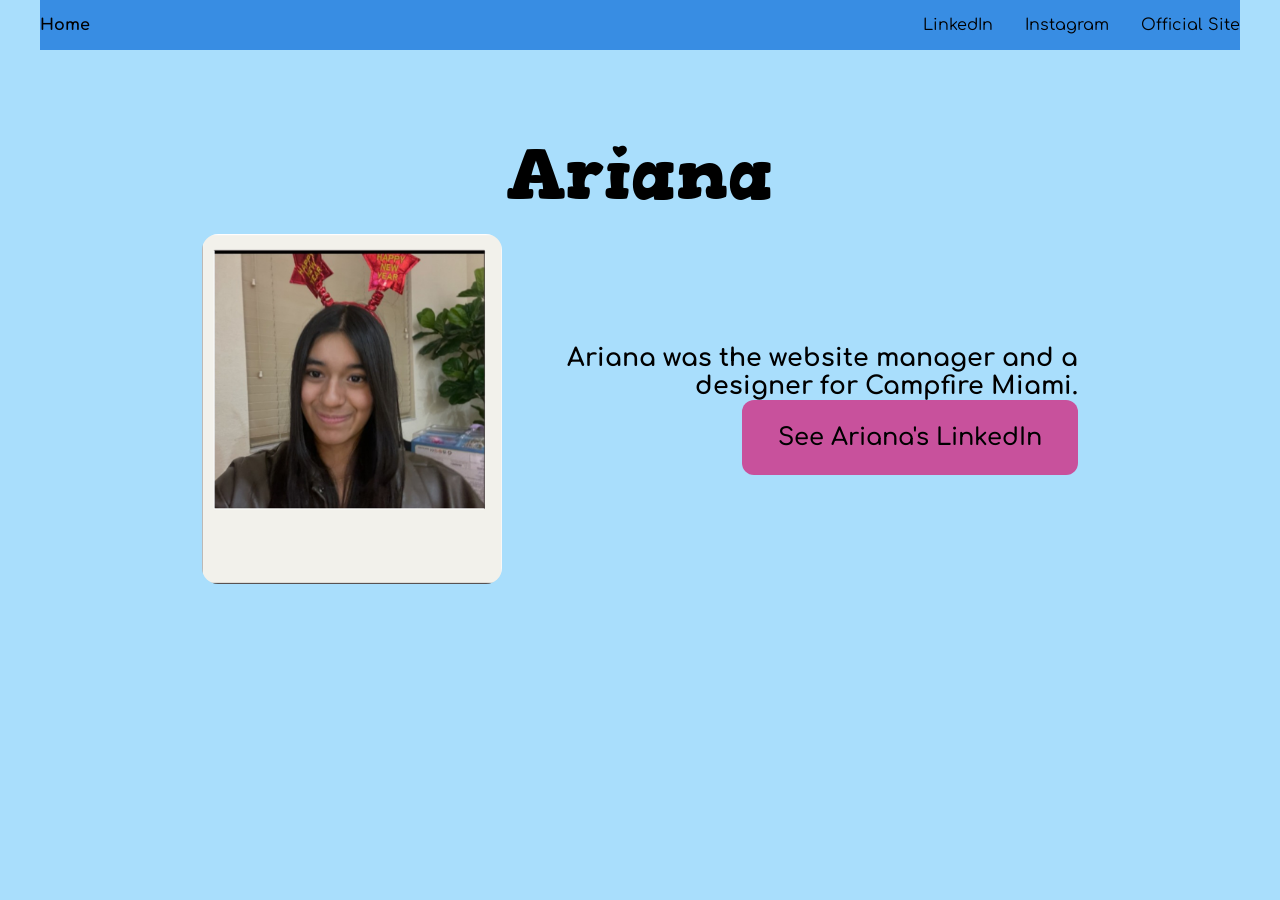
<file: ariana.html>
<!DOCTYPE html> 
<head>
    <title>Website Manager & Designer</title>
</head>

<body>
    <header>
        <nav>
            <ul>
                <li><a href="index.html">Home</a></li>
                <li><a href="https://www.linkedin.com/company/campfire-miami/">LinkedIn</a></li>
                <li><a href="https://www.instagram.com/campfiremiami?igsh=Z2hzejEwNTczNzVm">Instagram</a></li>
                <li><a href="https://campfire.hackclub.com/miami">Official Site</a></li>
                <link rel="stylesheet" href="style.css">
            </ul>
        </nav>
        <div class="text-container1">
            <h1>Ariana</h1>
        </div>

        <div class="flex-container7">
            <img height="350px" width="300px" src="Arii 1.png" alt="Ariana's headshot">
            <div class="text-container4">
                <p>Ariana was the website manager and a designer for Campfire Miami.</p>
                <a href="https://www.linkedin.com/in/ariana-zambrano-rivas-a7199631a/" class="cta-button secondary">See Ariana's LinkedIn</a>
            </div>
        </div>
    </header>

    
</body>



</html>
</file>
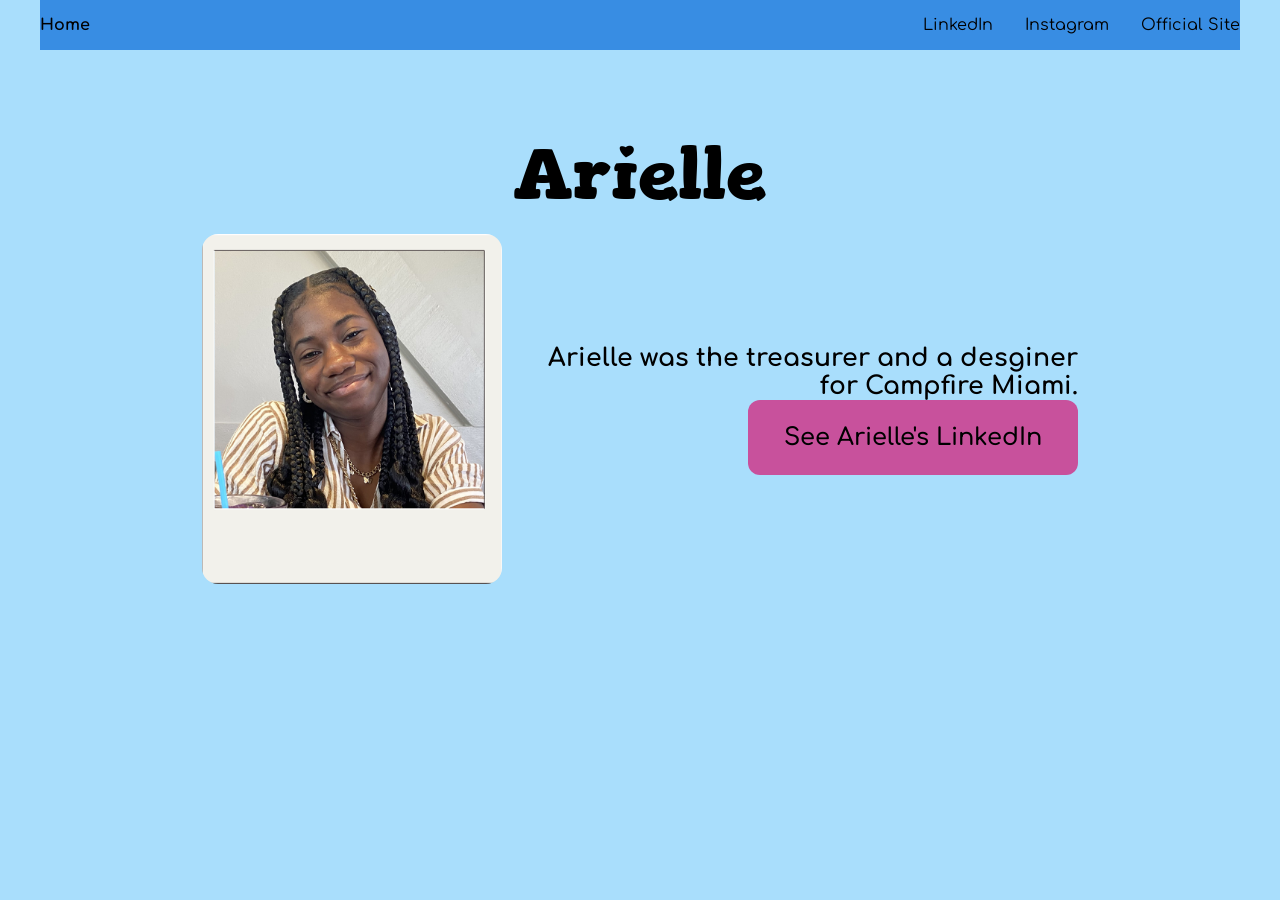
<file: arielle.html>
<!DOCTYPE html> 
<head>
    <title>Treasurer & Designer</title>
</head>

<body>
    <header>
        <nav>
            <ul>
                <li><a href="index.html">Home</a></li>
                <li><a href="https://www.linkedin.com/company/campfire-miami/">LinkedIn</a></li>
                <li><a href="https://www.instagram.com/campfiremiami?igsh=Z2hzejEwNTczNzVm">Instagram</a></li>
                <li><a href="https://campfire.hackclub.com/miami">Official Site</a></li>
                <link rel="stylesheet" href="style.css">
            </ul>
        </nav>
        <div class="text-container1">
            <h1>Arielle</h1>
        </div>

        <div class="flex-container7">
            <img height="350px" width="300px" src="arielle 1.png" alt="Arielle's headshot">
            <div class="text-container4">
                <p>Arielle was the treasurer and a desginer for Campfire Miami.</p>
                <a href="https://www.linkedin.com/in/arielle-joseph-87866a39a/" class="cta-button secondary">See Arielle's LinkedIn</a>
            </div>
        </div>
    </header>

    
</body>



</html>
</file>
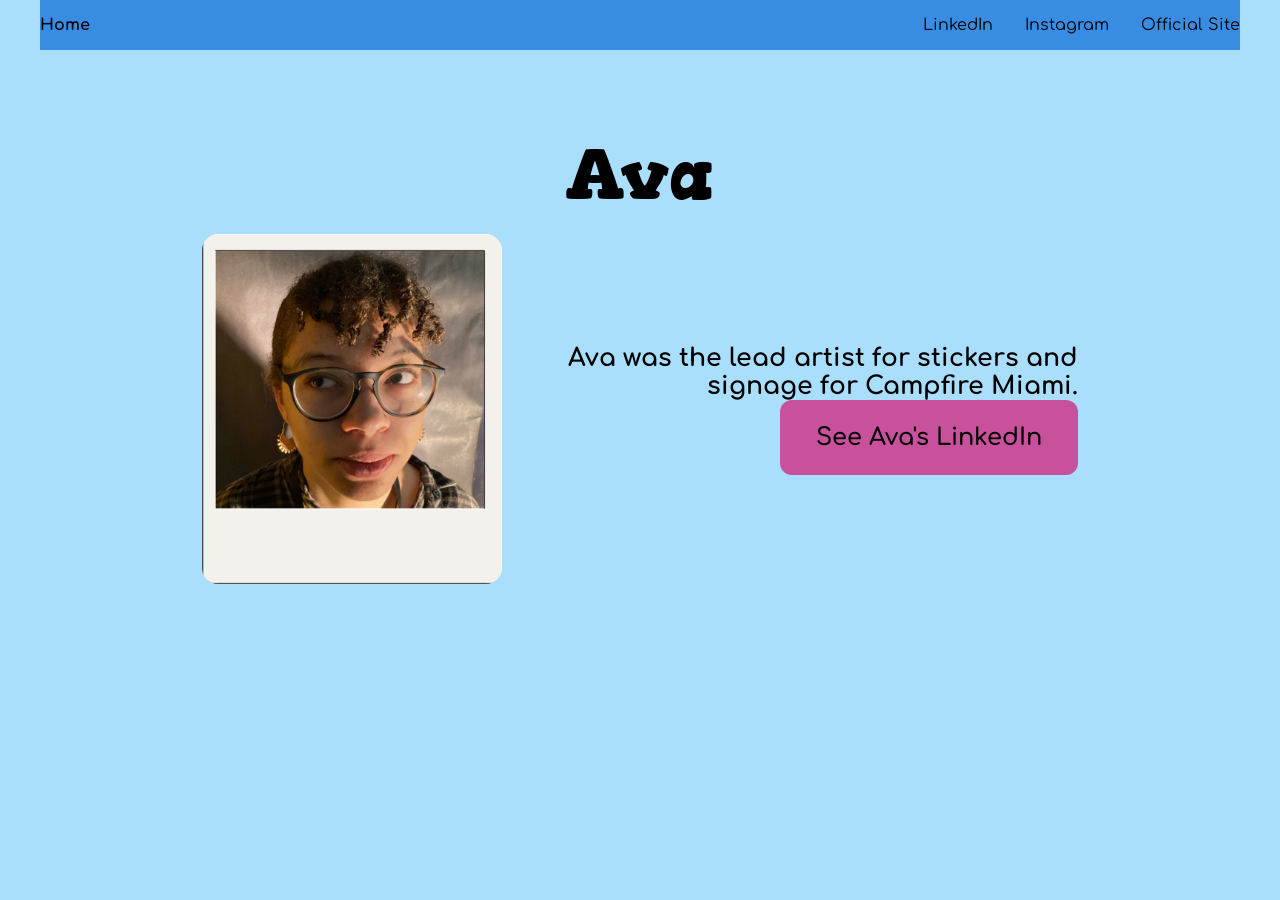
<file: ava.html>
<!DOCTYPE html> 
<head>
    <title>Designer</title>
</head>

<body>
    <header>
        <nav>
            <ul>
                <li><a href="index.html">Home</a></li>
                <li><a href="https://www.linkedin.com/company/campfire-miami/">LinkedIn</a></li>
                <li><a href="https://www.instagram.com/campfiremiami?igsh=Z2hzejEwNTczNzVm">Instagram</a></li>
                <li><a href="https://campfire.hackclub.com/miami">Official Site</a></li>
                <link rel="stylesheet" href="style.css">
            </ul>
        </nav>
        <div class="text-container1">
            <h1>Ava</h1>
        </div>

        <div class="flex-container7">
            <img height="350px" width="300px" src="Avaa 1.png" alt="Ava's headshot">
            <div class="text-container4">
                <p>Ava was the lead artist for stickers and signage for Campfire Miami.</p>
                <a href="https://www.linkedin.com/in/ava-bisset-42a139320/" class="cta-button secondary">See Ava's LinkedIn</a>
            </div>
        </div>
    </header>

    
</body>



</html>
</file>
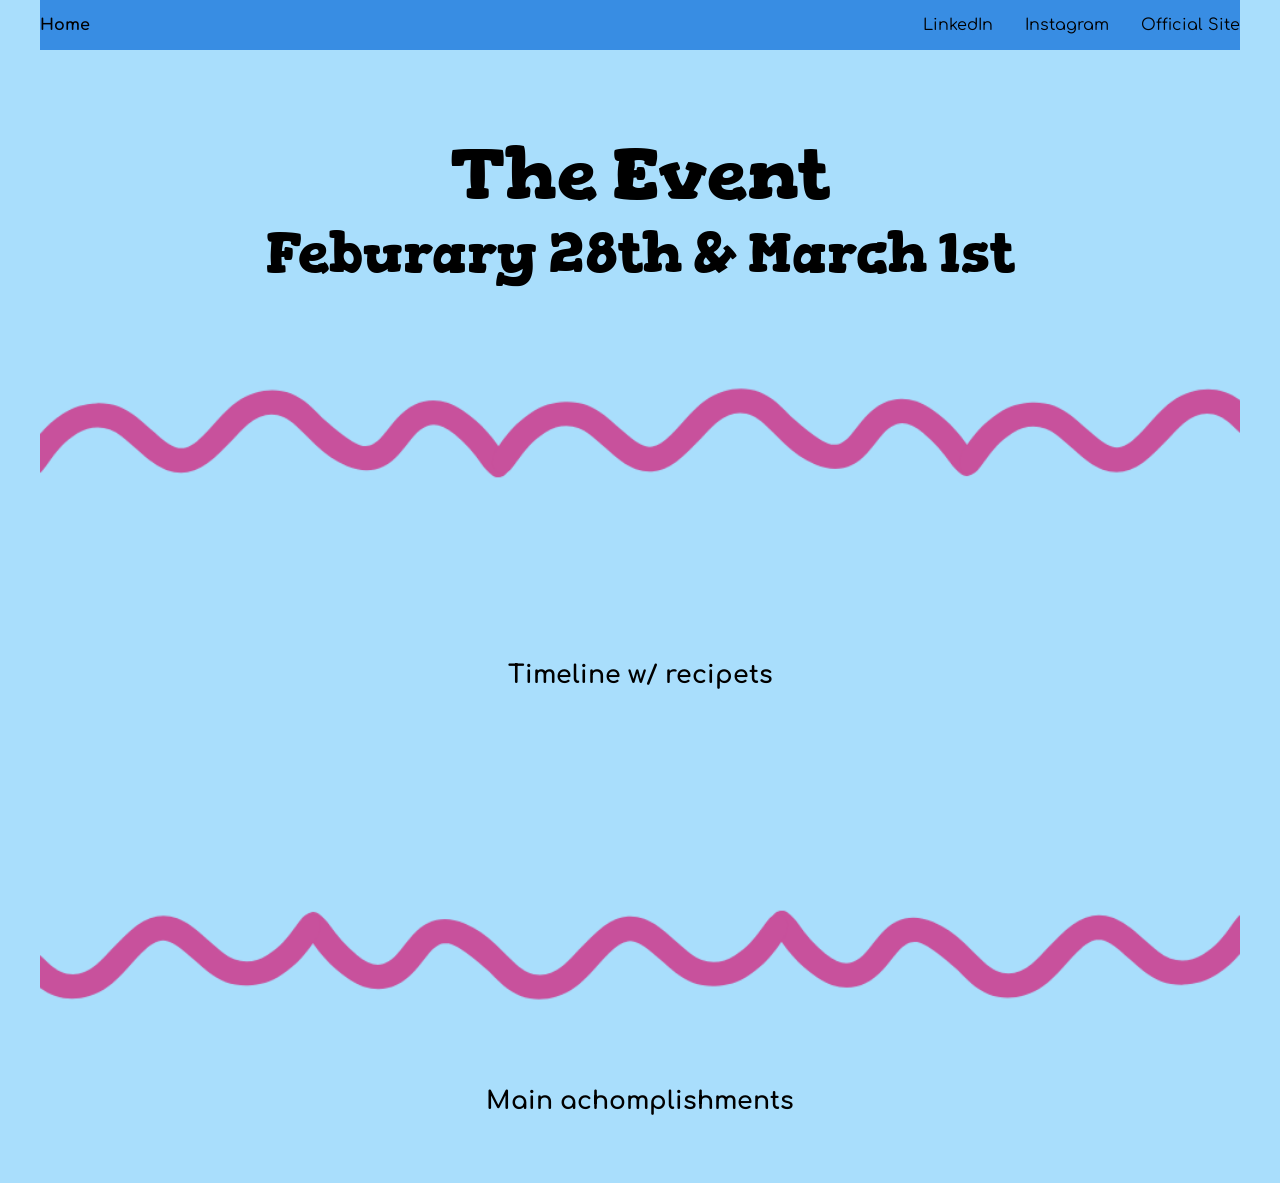
<file: challenge.html>
<!DOCTYPE html> 
<head>
    <title>The Event</title>
</head>

<body>
    <header>
        <nav>
            <ul>
                <li><a href="index.html">Home</a></li>
                <li><a href="https://www.linkedin.com/company/campfire-miami/">LinkedIn</a></li>
                <li><a href="https://www.instagram.com/campfiremiami?igsh=Z2hzejEwNTczNzVm">Instagram</a></li>
                <li><a href="https://campfire.hackclub.com/miami">Official Site</a></li>
                <link rel="stylesheet" href="style.css">
            </ul>
        </nav>
        <div class="text-container1">
            <h1>The Event</h1>
            <h2>Feburary 28th & March 1st</h2>
        </div>
        <div class="flex-container2">
            <img height="300px" width="1350px" src="pink-squiggle.png">
        </div>

        <div class="text-container2">
            <p>Timeline w/ recipets</p>            
        </div>

        <div class="flex-container3">
            <img height="300px" width="1350px" src="pink-squiggle.png">
        </div>

        <div class="text-container3">
            <p>Main achomplishments</p>
        </div>
    </header>
</body>



</html>
</file>
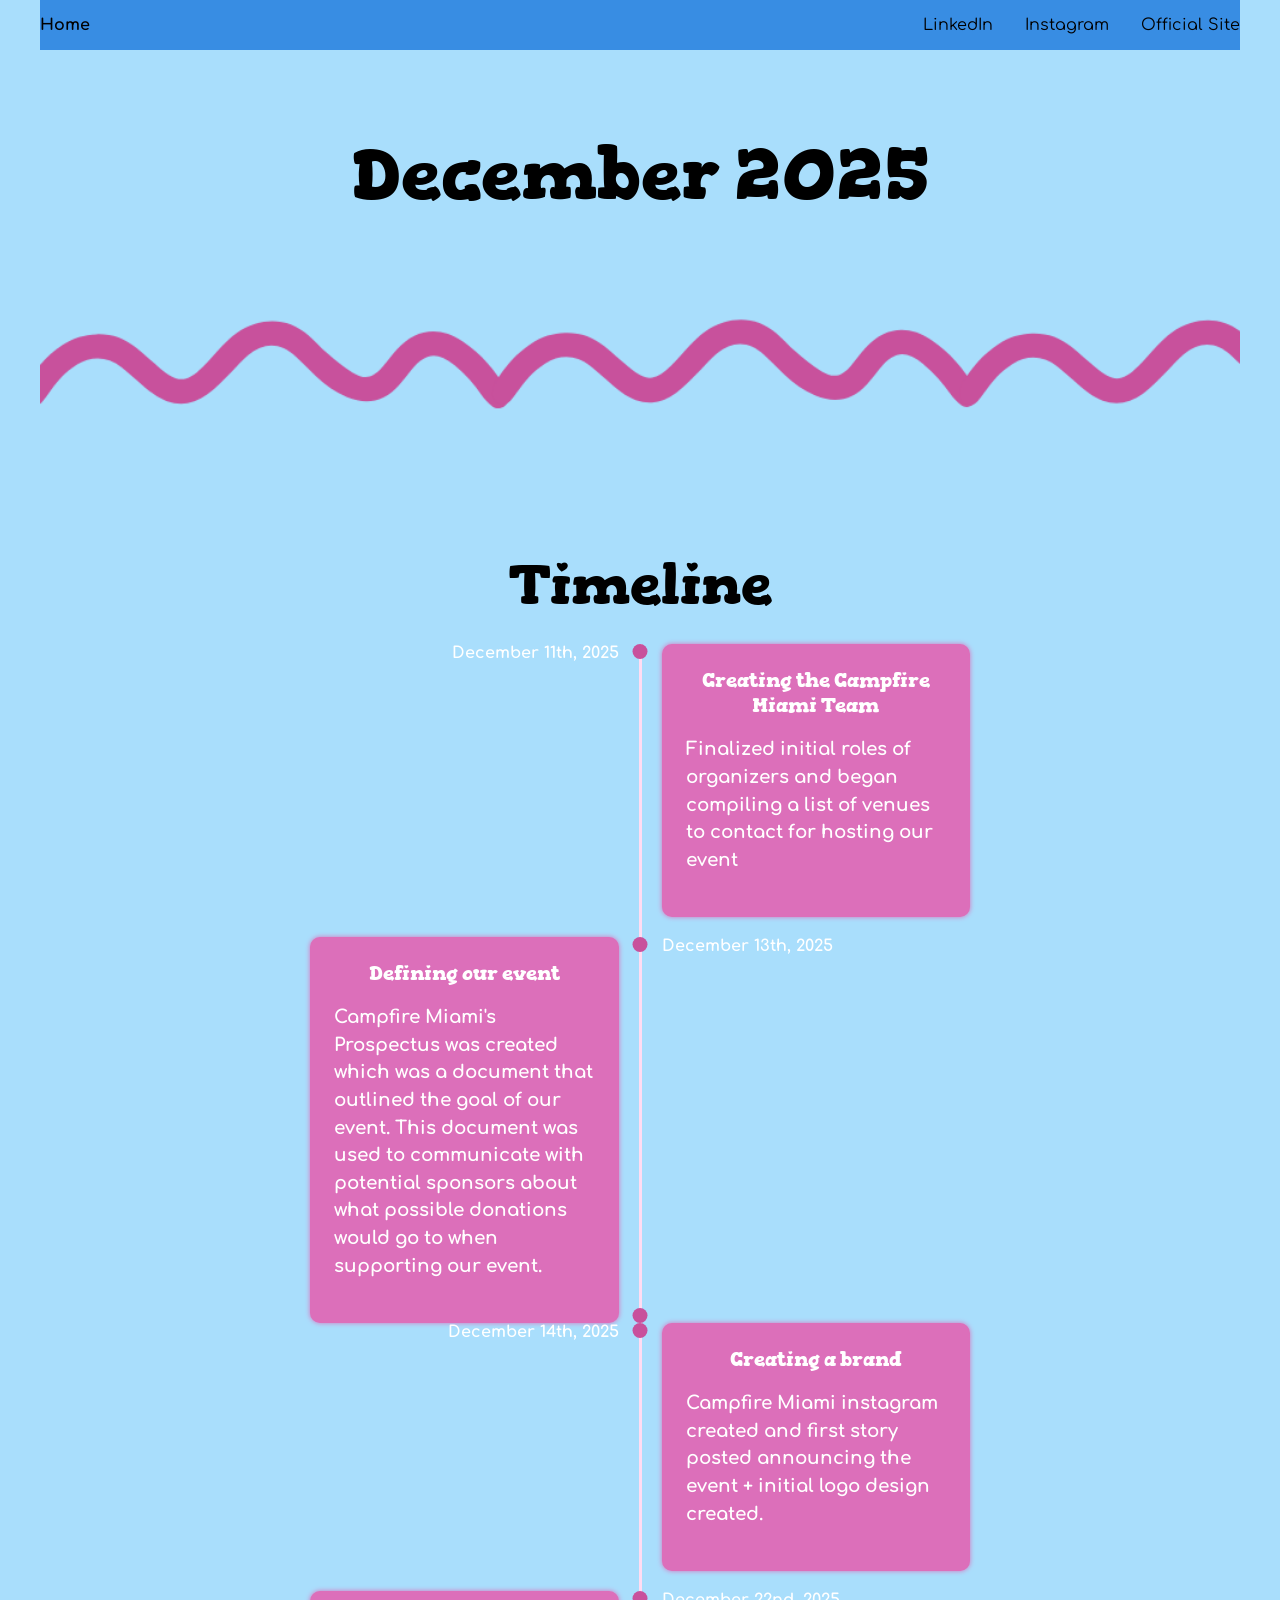
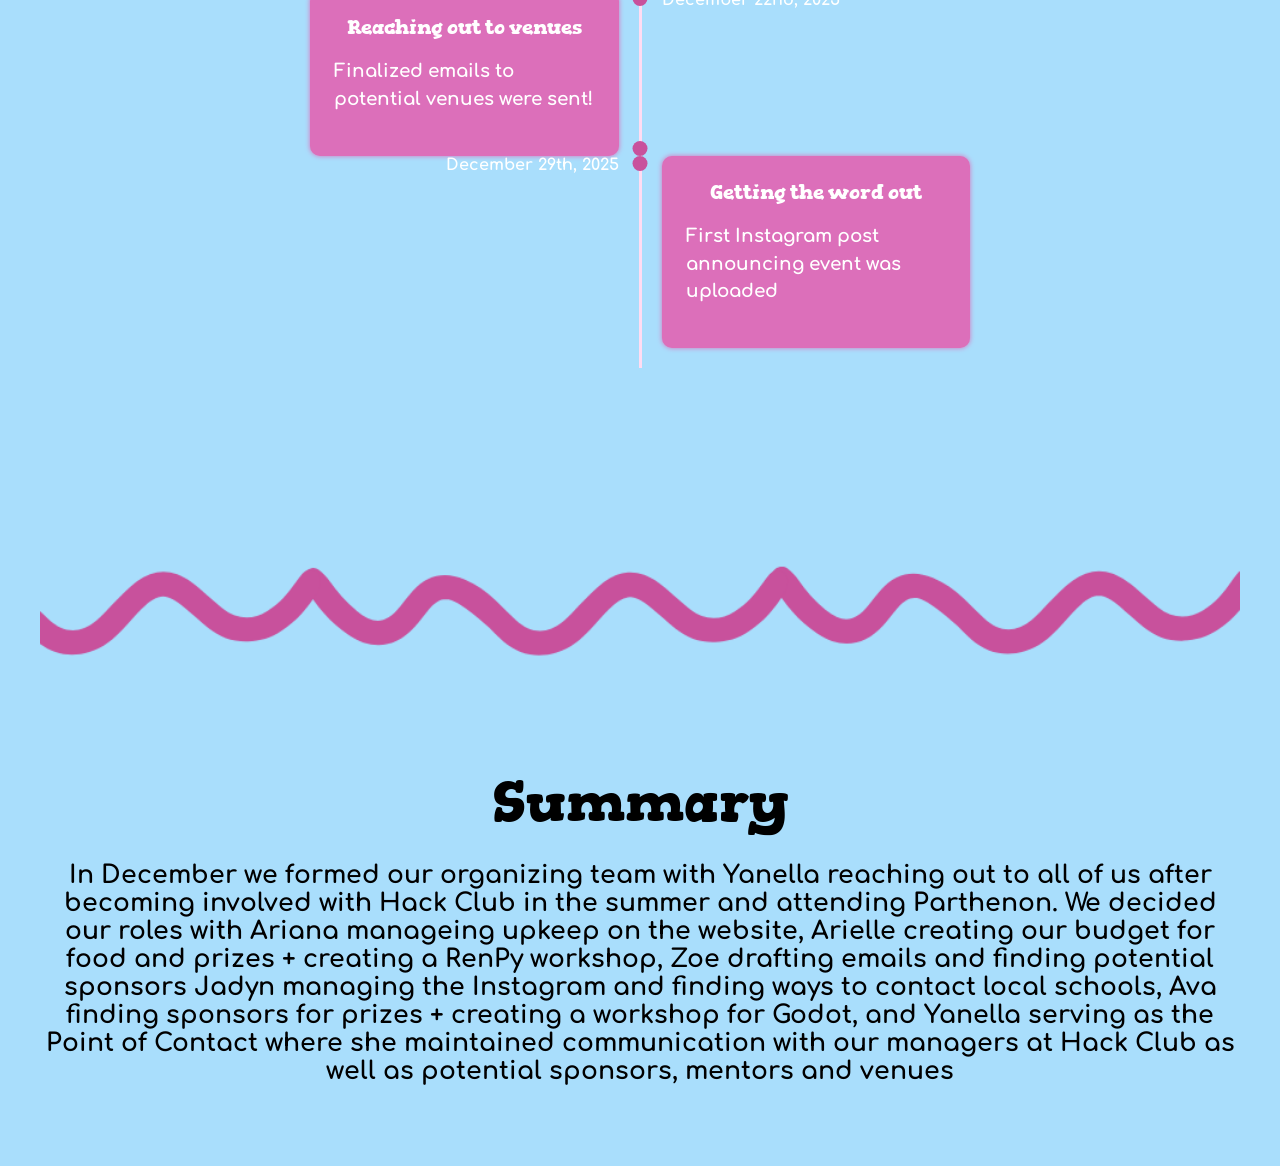
<file: dec.html>
<!DOCTYPE html> 
<head>
    <title>December</title>
</head>

<body>
    <header>
        <nav>
            <ul>
                <li><a href="index.html">Home</a></li>
                <li><a href="https://www.linkedin.com/company/campfire-miami/">LinkedIn</a></li>
                <li><a href="https://www.instagram.com/campfiremiami?igsh=Z2hzejEwNTczNzVm">Instagram</a></li>
                <li><a href="https://campfire.hackclub.com/miami">Official Site</a></li>
                <link rel="stylesheet" href="style.css">
            </ul>
        </nav>
        <div class="text-container1">
            <h1>December 2025</h1>
        </div>

        

        <div class="flex-container2">
            <img height="300px" width="1350px" src="pink-squiggle.png">
        </div>

        <h2>Timeline</h2>
        <div class="timeline">
            <div class="timeline_component image-Reveal">
                <div class= "timeline_date timeline_date--right"> December 11th, 2025 </div>
            </div>
            <div class="timeline_middle">
                <div class="timeline_point"></div>
            </div>
            <div class="timeline_component timeline_component--bg image-Reveal">
                <h2 class="timeline_title">Creating the Campfire Miami Team</h2>
                <p class="timeline_paragraph">
                    Finalized initial roles of 
                    organizers and began compiling a list of venues 
                    to contact for hosting our event 
                </p>
            </div>

            <div class="timeline_component timeline_component--bottom timeline_component--bg image-Reveal">
                <h2 class="timeline_title">Defining our event</h2>
                <p class="timeline_paragraph">
                    Campfire Miami's Prospectus was created which was a document that outlined the 
                    goal of our event. This document was used to communicate with 
                    potential sponsors about what possible donations would go to when 
                    supporting our event.
                </p>
            </div>
            <div class="timeline_middle">
                <div class="timeline_point"></div>
                <div class="timeline_point timeline_point--bottom"></div>
            </div>
            <div class="timeline_component timeline_component--bottom image-Reveal">
                <div class= "timeline_date timeline_date--left"> December 13th, 2025 </div>
            </div>

            <div class="timeline_component image-Reveal">
                <div class= "timeline_date timeline_date--right"> December 14th, 2025 </div>
            </div>
            <div class="timeline_middle image-Reveal">
                <div class="timeline_point"></div>
            </div>
            <div class="timeline_component timeline_component--bg image-Reveal">
                <h2 class="timeline_title">Creating a brand</h2>
                <p class="timeline_paragraph">
                    Campfire Miami instagram created and first story posted announcing 
                    the event + initial logo design created.
                </p>
            </div>

            <div class="timeline_component timeline_component--bottom timeline_component--bg image-Reveal">
                <h2 class="timeline_title">Reaching out to venues</h2>
                <p class="timeline_paragraph">
                    Finalized emails to potential venues were sent! 
                </p>
            </div>
            <div class="timeline_middle">
                <div class="timeline_point"></div>
                <div class="timeline_point timeline_point--bottom"></div>
            </div>
            <div class="timeline_component timeline_component--bottom image-Reveal">
                <div class= "timeline_date timeline_date--left"> December 22nd, 2025 </div>
            </div>

            <div class="timeline_component image-Reveal">
                <div class= "timeline_date timeline_date--right"> December 29th, 2025 </div>
            </div>
            <div class="timeline_middle">
                <div class="timeline_point"></div>
            </div>
            <div class="timeline_component timeline_component--bg image-Reveal">
                <h2 class="timeline_title">Getting the word out</h2>
                <p class="timeline_paragraph">
                    First Instagram post announcing event was uploaded 
                </p>
            </div>

        </div>

        <div class="flex-container3">
            <img height="300px" width="1350px" src="pink-squiggle.png">
        </div>

        <div class="text-container2">
            <h2>Summary</h2>
            <p>In December we formed our organizing team with Yanella reaching 
                out to all of us after becoming involved with Hack Club in the summer and attending Parthenon. 
                We decided our roles with 
                Ariana manageing upkeep on the website, 
                Arielle creating our budget for food and prizes + creating a RenPy workshop,
                Zoe drafting emails and finding potential sponsors
                Jadyn managing the Instagram and finding ways to contact local schools,
                Ava finding sponsors for prizes + creating a workshop for Godot,
                and Yanella serving as the Point of Contact where she maintained communication 
                with our managers at Hack Club as well as potential sponsors, mentors and venues
            </p>
        </div>        

        
    </header>
</body>



</html>
</file>
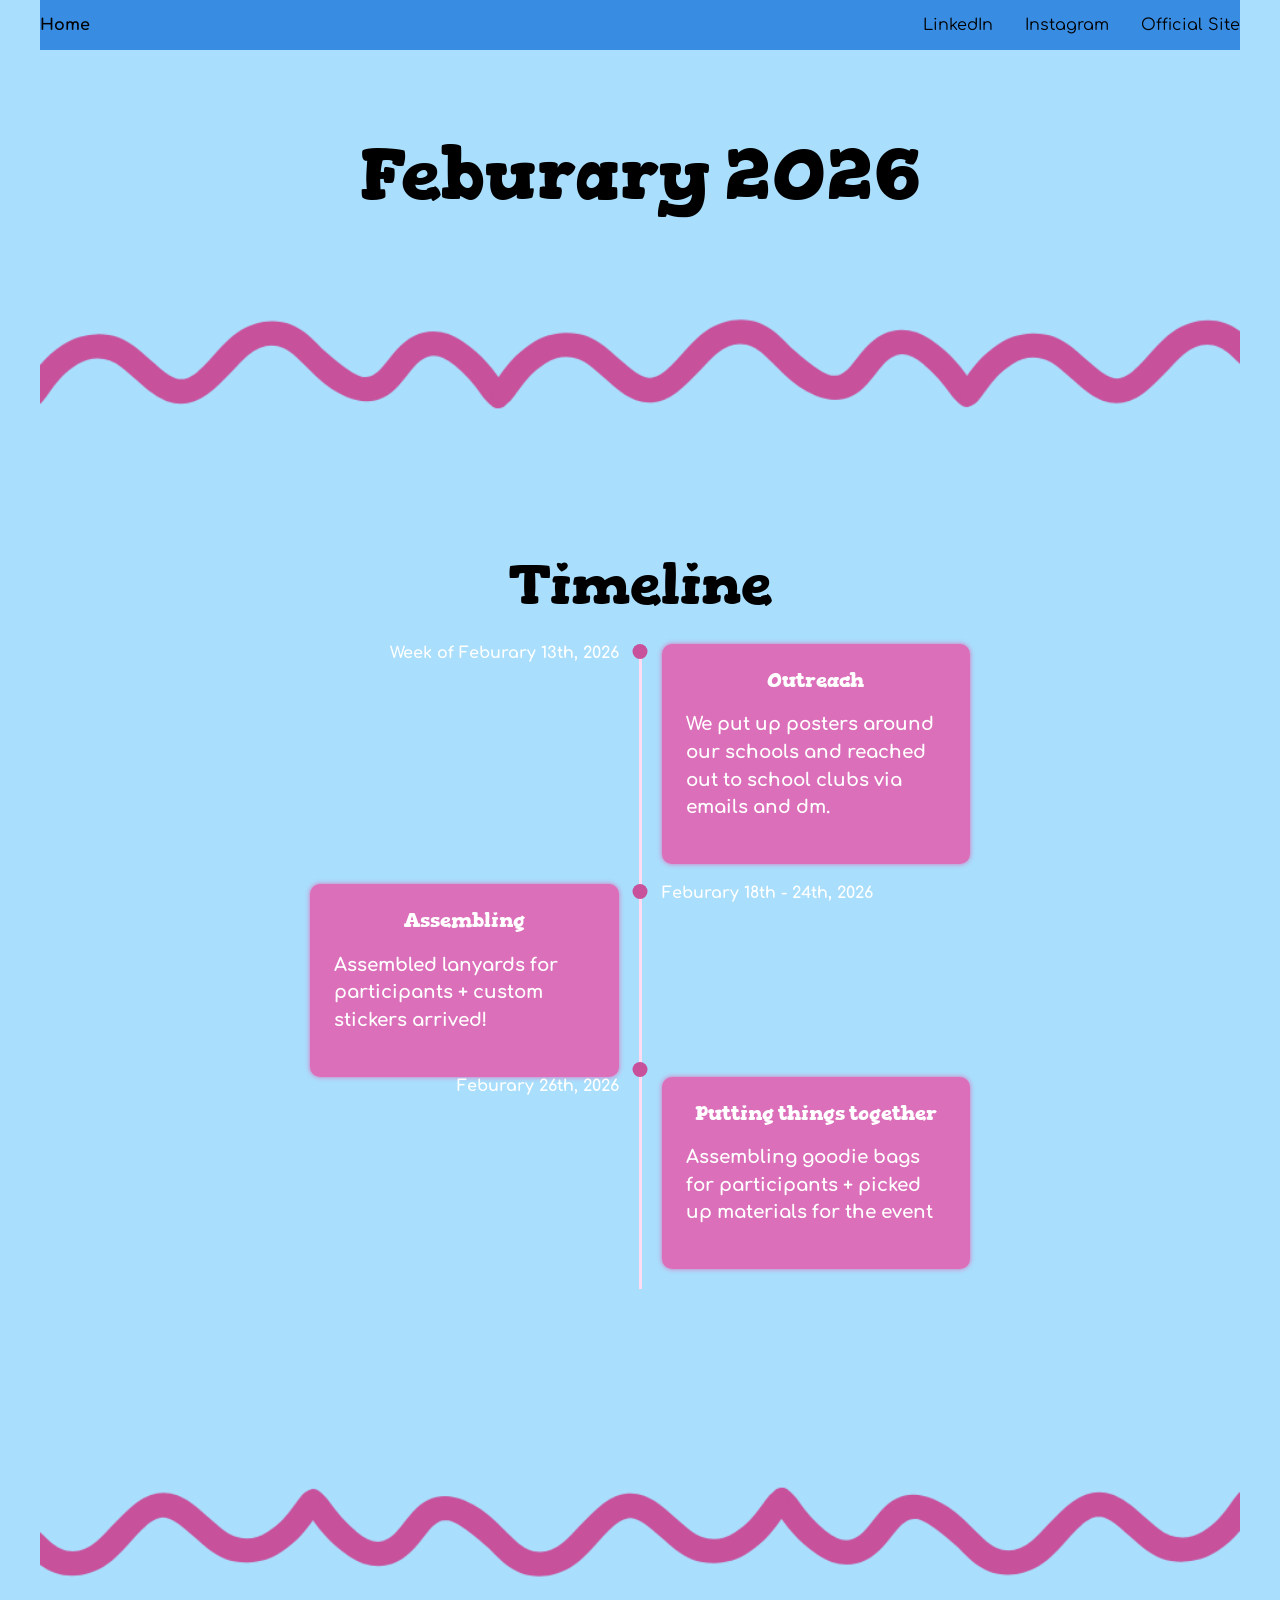
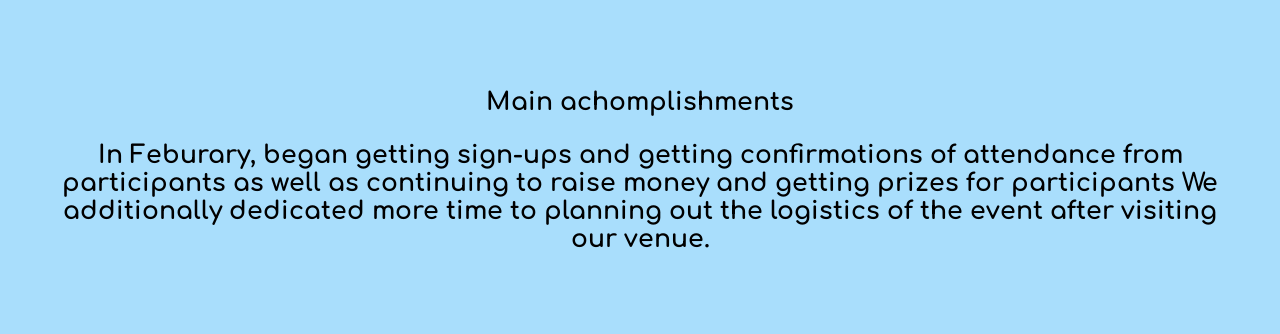
<file: feb.html>
<!DOCTYPE html> 
<head>
    <title>Feburary</title>
</head>

<body>
    <header>
        <nav>
            <ul>
                <li><a href="index.html">Home</a></li>
                <li><a href="https://www.linkedin.com/company/campfire-miami/">LinkedIn</a></li>
                <li><a href="https://www.instagram.com/campfiremiami?igsh=Z2hzejEwNTczNzVm">Instagram</a></li>
                <li><a href="https://campfire.hackclub.com/miami">Official Site</a></li>
                <link rel="stylesheet" href="style.css">
            </ul>
        </nav>
        <div class="text-container1">
            <h1>Feburary 2026</h1>
        </div>

        

        <div class="flex-container2">
            <img height="300px" width="1350px" src="pink-squiggle.png">
        </div>

        <h2>Timeline</h2>
        <div class="timeline">
            <div class="timeline_component image-Reveal">
                <div class= "timeline_date timeline_date--right image-Reveal"> Week of Feburary 13th, 2026 </div>
            </div>
            <div class="timeline_middle">
                <div class="timeline_point"></div>
            </div>
            <div class="timeline_component timeline_component--bg image-Reveal">
                <h2 class="timeline_title">Outreach</h2>
                <p class="timeline_paragraph">
                    We put up posters around our schools and reached out to school 
                    clubs via emails and dm. 
                </p>
            </div>

            <div class="timeline_component timeline_component--bottom timeline_component--bg image-Reveal">
                <h2 class="timeline_title">Assembling</h2>
                <p class="timeline_paragraph">
                    Assembled lanyards for participants  + custom stickers arrived! 
                </p>
            </div>
            <div class="timeline_middle">
                <div class="timeline_point"></div>
                <div class="timeline_point timeline_point--bottom"></div>
            </div>
            <div class="timeline_component timeline_component--bottom image-Reveal">
                <div class= "timeline_date timeline_date--left"> Feburary 18th - 24th, 2026</div>
            </div>
            
            <div class="timeline_component image-Reveal">
                <div class= "timeline_date timeline_date--right"> Feburary 26th, 2026 </div>
            </div>
            <div class="timeline_middle"></div>
            <div class="timeline_component timeline_component--bg image-Reveal">
                <h2 class="timeline_title">Putting things together</h2>
                <p class="timeline_paragraph">
                    Assembling goodie bags for participants + picked up materials for the event 
                </p>
            </div>
        </div>

        

        <div class="flex-container3">
            <img height="300px" width="1350px" src="pink-squiggle.png">
        </div>

        <div class="text-container2">
            <p>Main achomplishments</p>
            <p>In Feburary, began getting sign-ups and getting confirmations of attendance from
                participants as well as continuing to raise money and getting prizes for participants
                We additionally dedicated more time to planning out the logistics of the event after visiting our venue.
            </p>
        </div>

    </header>
</body>



</html>
</file>
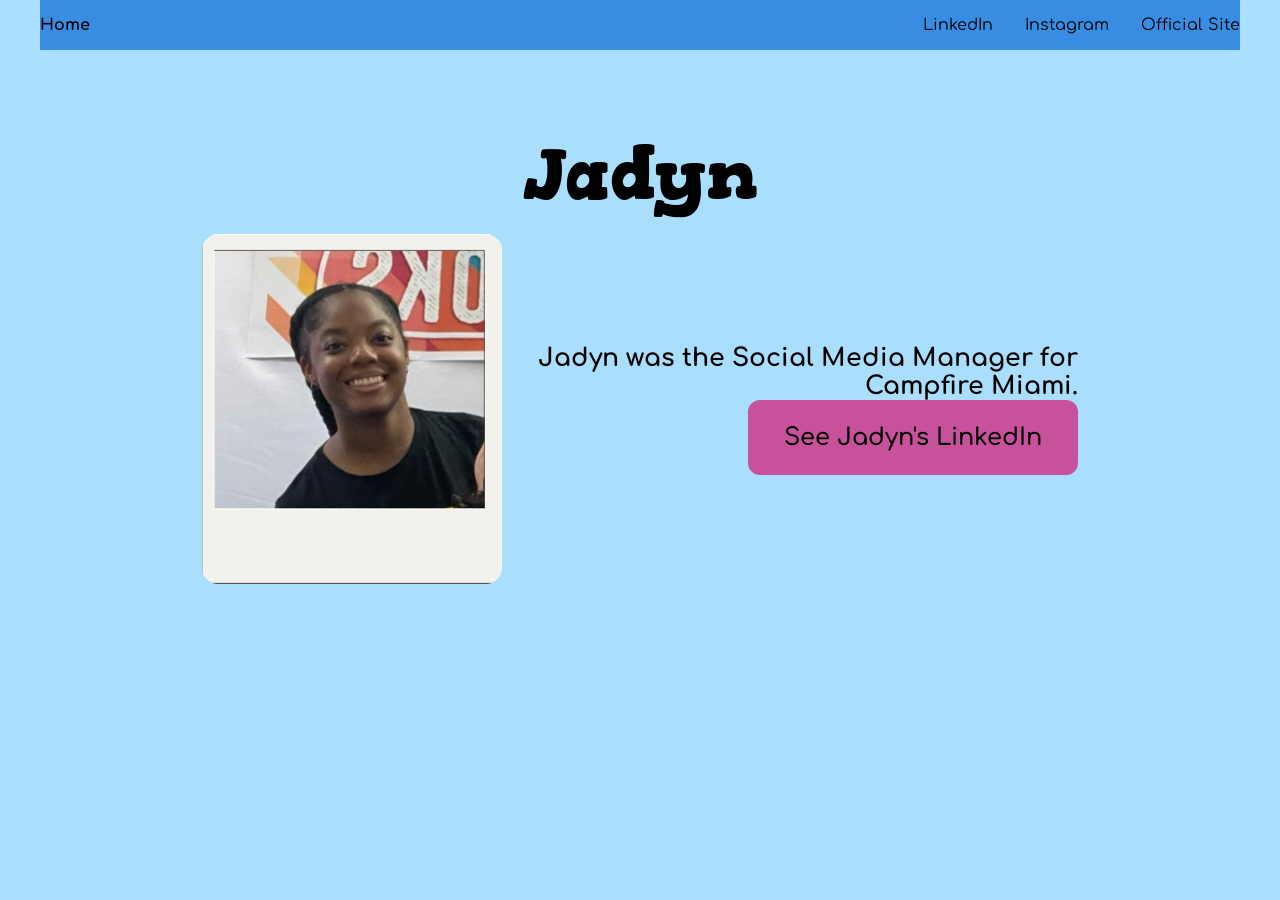
<file: jadyn.html>
<!DOCTYPE html> 
<head>
    <title>Social Media Manager</title>
</head>

<body>
    <header>
        <nav>
            <ul>
                <li><a href="index.html">Home</a></li>
                <li><a href="https://www.linkedin.com/company/campfire-miami/">LinkedIn</a></li>
                <li><a href="https://www.instagram.com/campfiremiami?igsh=Z2hzejEwNTczNzVm">Instagram</a></li>
                <li><a href="https://campfire.hackclub.com/miami">Official Site</a></li>
                <link rel="stylesheet" href="style.css">
            </ul>
        </nav>
        <div class="text-container1">
            <h1>Jadyn</h1>
        </div>

        <div class="flex-container7">
            <img height="350px" width="300px" src="j 1.png" alt="Jadyn's headshot">
            <div class="text-container4">
                <p>Jadyn was the Social Media Manager for Campfire Miami.</p>
                <a href="https://www.linkedin.com/in/jadyn-harrison-249b00389/" class="cta-button secondary">See Jadyn's LinkedIn</a>
            </div>
        </div>
    </header>

    
</body>



</html>
</file>
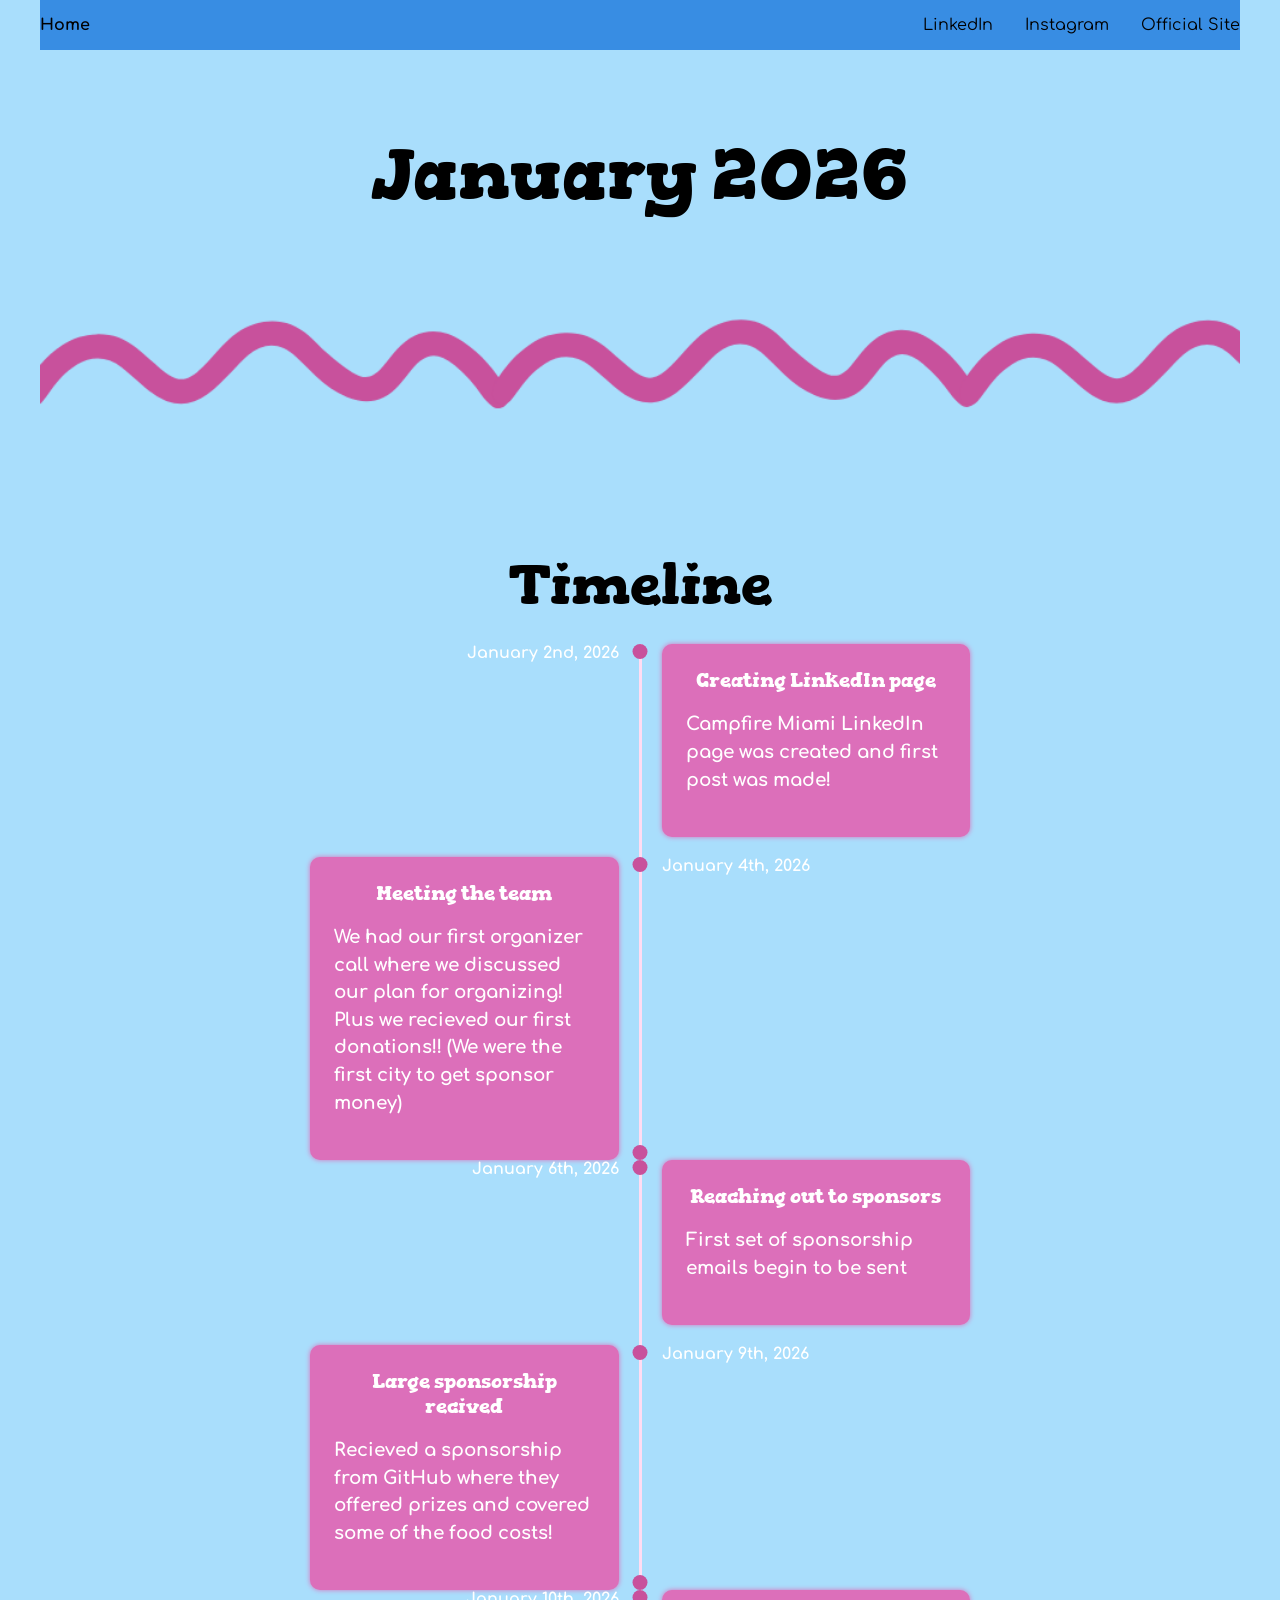
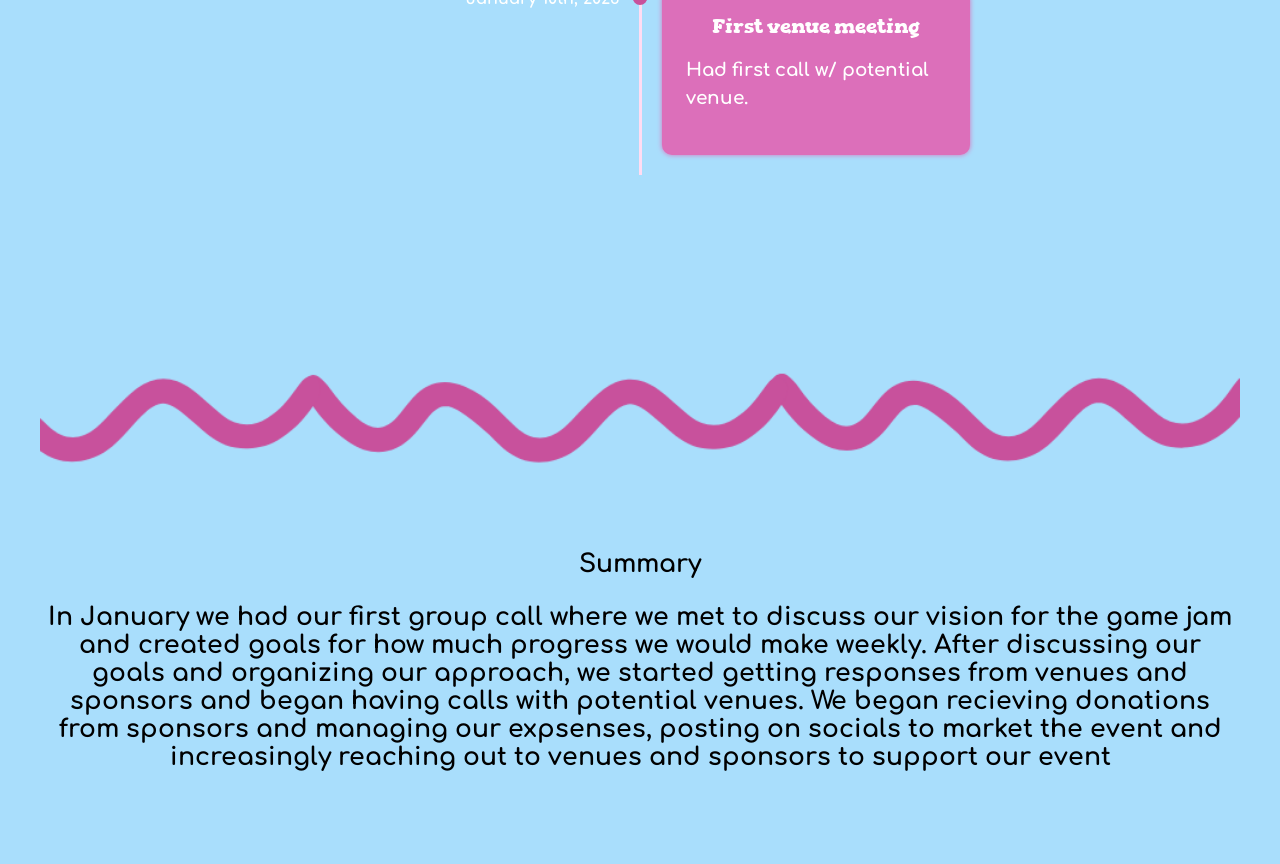
<file: jan.html>
<!DOCTYPE html> 
<head>
    <title>January</title>
</head>

<body>
    <header>
        <nav>
            <ul>
                <li><a href="index.html">Home</a></li>
                <li><a href="https://www.linkedin.com/company/campfire-miami/">LinkedIn</a></li>
                <li><a href="https://www.instagram.com/campfiremiami?igsh=Z2hzejEwNTczNzVm">Instagram</a></li>
                <li><a href="https://campfire.hackclub.com/miami">Official Site</a></li>
                <link rel="stylesheet" href="style.css">
            </ul>
        </nav>
        <div class="text-container1">
            <h1>January 2026</h1>
        </div>

        

        <div class="flex-container2">
            <img height="300px" width="1350px" src="pink-squiggle.png">
        </div>

        <h2>Timeline</h2>
        <div class="timeline">

            <div class="timeline_component image-Reveal">
                <div class= "timeline_date timeline_date--right"> January 2nd, 2026 </div>
            </div>
            <div class="timeline_middle">
                <div class="timeline_point"></div>
            </div>
            <div class="timeline_component timeline_component--bg image-Reveal">
                <h2 class="timeline_title">Creating LinkedIn page</h2>
                <p class="timeline_paragraph">
                    Campfire Miami LinkedIn page was created and first post was made!
                </p>
            </div>

            <div class="timeline_component timeline_component--bottom timeline_component--bg image-Reveal">
                <h2 class="timeline_title">Meeting the team</h2>
                <p class="timeline_paragraph">
                    We had our first organizer call where we discussed our plan for organizing! 
                    Plus we recieved our first donations!! (We were the first city to get sponsor money) 
                </p>
            </div>
            <div class="timeline_middle">
                <div class="timeline_point"></div>
                <div class="timeline_point timeline_point--bottom"></div>
            </div>
            <div class="timeline_component timeline_component--bottom image-Reveal">
                <div class= "timeline_date timeline_date--left"> January 4th, 2026 </div>
            </div>

            <div class="timeline_component image-Reveal">
                <div class= "timeline_date timeline_date--right"> January 6th, 2026</div>
            </div>
            <div class="timeline_middle">
                <div class="timeline_point"></div>
            </div>
            <div class="timeline_component timeline_component--bg image-Reveal">
                <h2 class="timeline_title">Reaching out to sponsors</h2>
                <p class="timeline_paragraph">
                    First set of sponsorship emails begin to be sent
                </p>
            </div>

            <div class="timeline_component timeline_component--bottom timeline_component--bg image-Reveal">
                <h2 class="timeline_title">Large sponsorship recived</h2>
                <p class="timeline_paragraph">
                    Recieved a sponsorship from GitHub where they offered 
                    prizes and covered some of the food costs! 
                </p>
            </div>
            <div class="timeline_middle">
                <div class="timeline_point"></div>
                <div class="timeline_point timeline_point--bottom"></div>
            </div>
            <div class="timeline_component timeline_component--bottom image-Reveal">
                <div class= "timeline_date timeline_date--left"> January 9th, 2026 </div>
            </div>

            <div class="timeline_component image-Reveal">
                <div class= "timeline_date timeline_date--right"> January 10th, 2026 </div>
            </div>
            <div class="timeline_middle">
                <div class="timeline_point"></div>
            </div>
            <div class="timeline_component timeline_component--bg image-Reveal">
                <h2 class="timeline_title">First venue meeting</h2>
                <p class="timeline_paragraph">
                    Had first call w/ potential venue. 
                </p>
            </div>

        </div>

        <div class="flex-container3">
            <img height="300px" width="1350px" src="pink-squiggle.png">
        </div>

        <div class="text-container3">
            <p>Summary</p>
            <p>In January we had our first group call where we met to discuss our 
                vision for the game jam and created goals for how much progress 
                we would make weekly. After discussing our goals and organizing our approach, 
                we started getting responses from venues and sponsors and began having calls 
                with potential venues. We began recieving donations from sponsors and 
                managing our expsenses, posting on socials to market the event and increasingly 
                reaching out to venues and sponsors to support our event
            </p>
        </div>

    </header>
</body>



</html>
</file>
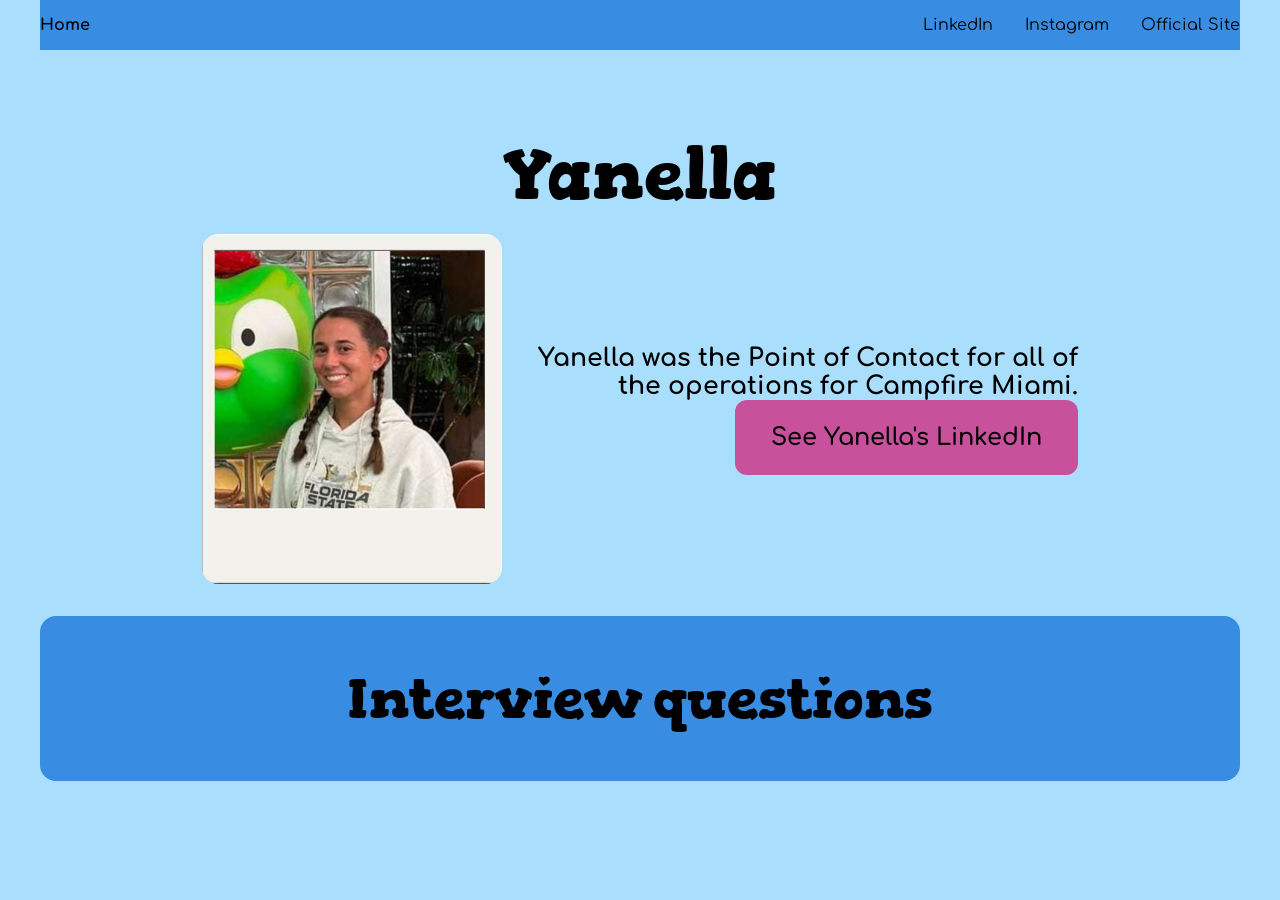
<file: y-poc.html>
<!DOCTYPE html> 
<head>
    <title>Point of Contact</title>
</head>

<body>
    <header>
        <nav>
            <ul>
                <li><a href="index.html">Home</a></li>
                <li><a href="https://www.linkedin.com/company/campfire-miami/">LinkedIn</a></li>
                <li><a href="https://www.instagram.com/campfiremiami?igsh=Z2hzejEwNTczNzVm">Instagram</a></li>
                <li><a href="https://campfire.hackclub.com/miami">Official Site</a></li>
                <link rel="stylesheet" href="style.css">
            </ul>
        </nav>
        <div class="text-container1">
            <h1>Yanella</h1>
        </div>

        <div class="flex-container7">
            <img height="350px" width="300px" src="Yanellaa1.png" alt="Yanella's headshot">
            <div class="text-container4">
                <p>Yanella was the Point of Contact for all of the operations for Campfire Miami.</p>
                <a href="https://www.linkedin.com/in/yanella-fernandez-teusen-90a804396/" class="cta-button secondary">See Yanella's LinkedIn</a>
            </div>
        </div>
    </header>

    <section>
        <div class="flex-container7">
            <h2>Interview questions</h2>
        </div>
    </section>
    
</body>



</html>
</file>
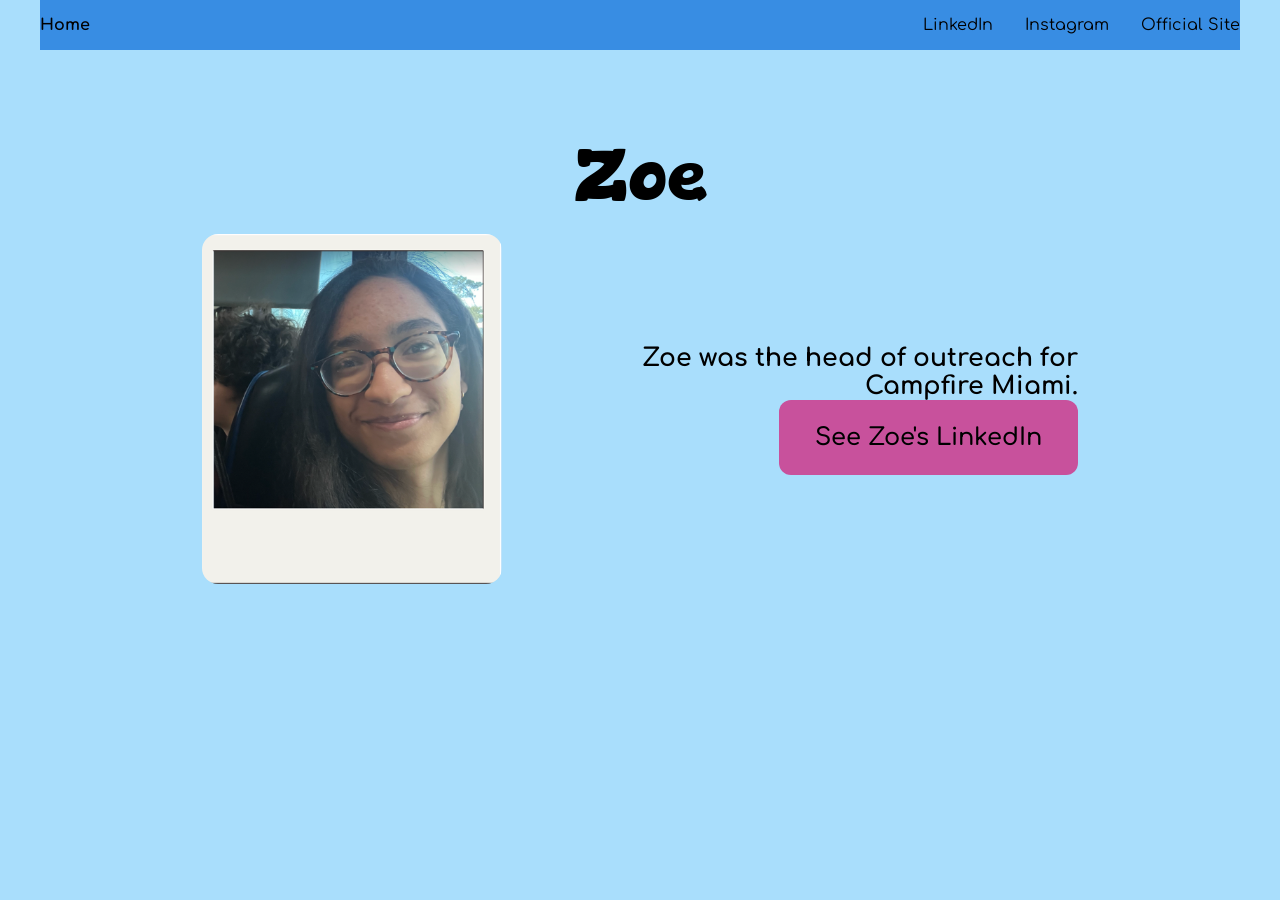
<file: zoe.html>
<!DOCTYPE html> 
<head>
    <title>Outreach</title>
</head>

<body>
    <header>
        <nav>
            <ul>
                <li><a href="index.html">Home</a></li>
                <li><a href="https://www.linkedin.com/company/campfire-miami/">LinkedIn</a></li>
                <li><a href="https://www.instagram.com/campfiremiami?igsh=Z2hzejEwNTczNzVm">Instagram</a></li>
                <li><a href="https://campfire.hackclub.com/miami">Official Site</a></li>
                <link rel="stylesheet" href="style.css">
            </ul>
        </nav>
        <div class="text-container1">
            <h1>Zoe</h1>
        </div>

        <div class="flex-container7">
            <img height="350px" width="300px" src="Zoee 1.png" alt="Zoe's headshot">
            <div class="text-container4">
                <p>Zoe was the head of outreach for Campfire Miami.</p>
                <a href="https://www.linkedin.com/in/zoe-bisset-126625375/" class="cta-button secondary">See Zoe's LinkedIn</a>
            </div>
        </div>
    </header>

    
</body>



</html>
</file>
<file: style.css>
@import url('https://fonts.googleapis.com/css2?family=Comfortaa:wght@300..700&family=Gorditas:wght@400;700&display=swap');

:root {
    --base-color: #a9defc; 
    --text-color: #000000; 
    --primary-color: #388de3; 
    --secondary-color: #c8519C;
    --tertiary-color: #7b417e;
}

* {
    margin: 0;
    padding: 0;
    box-sizing: border-box;
}

html {
    font-family: Comfortaa, Verdana;
    color: var(--text-color);
}

body {
    padding-top: 1em;
    background-color: var(--base-color);
}

h1, h2{
    font-family: Gorditas;
    text-align: center;
}
p {
    font-size: 25px;
    font-weight: bold;
}

h2 + p {
    padding-top: 1em;
    padding-bottom: 1em;
}
p + p {
    padding-top: 1em;
    padding-bottom: 1em;
}

nav {
    margin: -3em auto 4em auto;
    min-width: 100%;
    background-color: var(--primary-color);
    padding: 1em 0 1em 0;
}

nav ul {
    display: flex;
    align-items: center;
    list-style-type: none;
    gap: 2em;
}

nav li:first-child {
    margin-right: auto;
    font-family: Comfortaa;
    font-weight: bold;
}

nav a {
    text-decoration: none;
    color: var(--text-color);
}

nav a:hover {
    text-decoration: underline;
    color: white; 
}

header, section {
    margin: 2em auto;
    width: min(75em, 100%);
    background-color: var(--base-color)
    padding: min(2em, 15%);
    border-radius: 1em;
}

.flex-container1 {
    display: flex;
    justify-content: center;
    align-items: center;
    flex-wrap: wrap;
    gap: 3em;
    padding: 2em;
}

.flex-container2 {
    display: flex;
    justify-content: center;
    align-items: center;
    flex-wrap: wrap;
    gap: 3em;
    padding-top: 1em;
}

.flex-container3 {
    display: flex;
    justify-content: center;
    align-items: center;
    flex-wrap: wrap;
    gap: 3em;
    transform: rotate(180deg);
    padding-bottom: 2em;
}


.flex-container4 {
    display: flex;
    justify-content: center;
    align-items: center;
    flex-wrap: wrap;
    gap: 3em;
    padding-top: 2em;
    padding-bottom: 2em;
}

.flex-container5 {
    display: flex;
    justify-content: center;
    align-items: center;
    flex-wrap: wrap;
    gap: 3em;
    padding-top: 1em;
    padding-bottom: 5em;
}

.flex-container6{
    display: flex;
    align-items: center;
    justify-content: center;
    flex-wrap: wrap;
    gap: 3em;
    padding-bottom: 5em;
    padding-left: 2em;
    padding-right: 2em;
    flex-direction: row;
}

.flex-container7{
    display: flex;
    justify-content: center;
    align-items: center;
    flex-wrap: wrap;
    text-align: center;
    max-width: 100%;
    border-radius: 1em;
    object-fit: cover;
    object-position: bottom;
    gap: 2em;
}
header img{
    max-width: 100%;
    border-radius: 1em;
    object-fit: cover;
    object-position: bottom;
}

.text-container1{
    flex: 0 1 34em;
    text-align: center;
    padding: 1em;
}

.text-container2{
    flex: 0 1 34em;
    margin: 0.75em 0 1em 0;
    font-size: 1.5rem;
    text-align: center;
    padding-top: 1em;
    padding-bottom: 1em;
    gap: 0.25em;
}

.text-container3{
    flex: 0 1 34em;
    margin: 0.75em 0 1em 0;
    font-size: 1.5rem;
    text-align: center;
    padding-bottom: 1.5em;
}

.text-container4{
    flex: 0 1 34em;
    text-align: right;
}
.cta-button {
    display: inline-block;
    text-decoration: none;
    color: black;
    background-color: var(--primary-color);
    padding: 1.0em 1.50em;
    border-radius: .5em;
    font-weight: 600;
    font-size: 1.5rem;
}
.image-Reveal{
    animation: imageReveal both;
    animation-timeline: view(50% 20%);
}
.picture {
    will-change: transform;
    transition: transform 450ms;
}
.picture: hover{
    transition: transform 125ms;
    transform: translateY(-10px);
}
@keyframes imageReveal {
    from {
        filter: saturate(0) contrast(4) brightness(0.1) blur(5px);
        opacity: 0;
        scale: 0.95;
        translate: 0 4rem;
    }
    to{
        filter: none;
        opacity: 1;
        scale: 1;
        translate: 0 0;
    }
}

.secondary {
    background-color: var(--secondary-color);
}

.mid{
    align-items: center;
}



.bottom-panel{
    padding-top: 5em;
    max-width: 100%;
}

.flower-right{
    align-items: right;
    width: 25;
    height: auto;
}

.timeline {
    margin: 0 auto;
    max-width: 750px;
    padding: 25px;
    display: grid;
    grid-template-columns: 1fr 3px 1fr;
    color: var(--base-color);
}
.timeline_component {
    margin: 0 20px 20px 20px;
}

.timeline_date--right{
    text-align: right;
    color: white;
    font-weight: bold;
}

.timeline_date--left{
    text-align: left;
    color: white;
    font-weight: bold;
}

.timeline_middle{
    position: relative;
    background: #FFDCF2;
}

.timeline_point{
    position: absolute;
    top: 0;
    left: 50%;
    transform: translateX(-50%);
    width: 15px;
    height: 15px;
    background: var(--secondary-color);
    border-radius: 50%;
}
.timeline_point--bottom {
    top: initial;
    bottom: 0;
}

.timeline_component--bg{
    padding: 1.5em;
    background: rgba(220, 111, 186, 1);
    box-shadow: 0 0 5px rgba(220, 111, 186, 1);
    border-radius: 10px;
}
.timeline_component--bottom{
   margin-bottom: 0;
}

.timeline_title{
    margin: 0;
    font-size: 20px;
    font-weight: bold;
    color: white;
}

.timeline_paragraph{
    line-height: 1.5;
    color: white;
    font-size: 1.15em;
}
section {
    padding: 3em min(2em, 15%);
    background-color: var(--primary-color);
    text-align: center;
}

h1 {
    font-size: 4.5rem;
}

h2 {
    font-size: 3.5rem;
}

section p {
    margin-top: 1em;
    font-size: 1.25rem;
}
</file>
